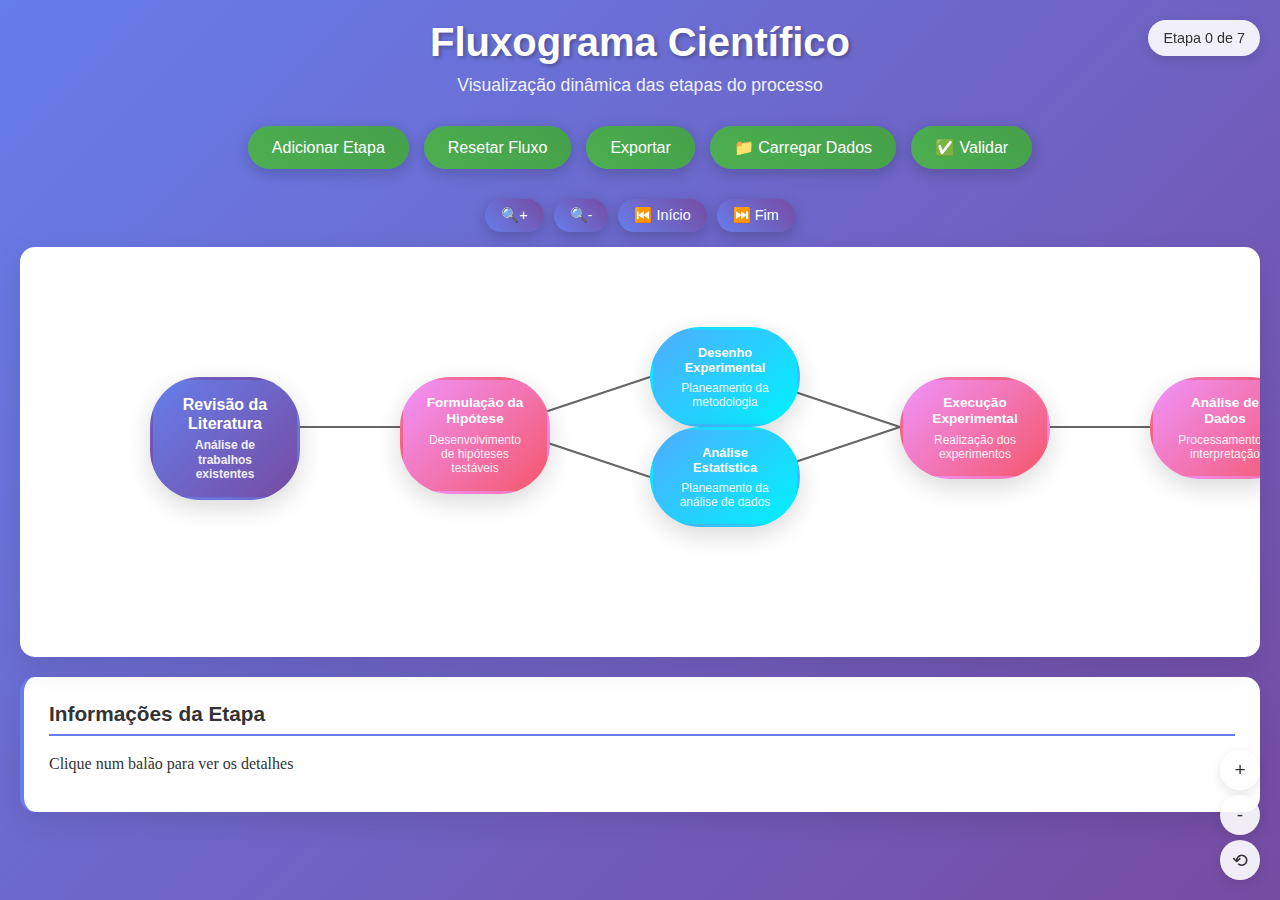
<file: index.html>
<!DOCTYPE html>
<html lang="pt">
<head>
    <meta charset="UTF-8">
    <meta name="viewport" content="width=device-width, initial-scale=1.0">
    <title>Fluxograma Científico - Artigo</title>
    <link rel="stylesheet" href="styles.css">
</head>
<body>
    <div class="container">
        <header>
            <h1 id="articleTitle">Fluxograma Científico</h1>
            <p id="articleAuthor">Visualização dinâmica das etapas do processo</p>
        </header>
        
        <div class="controls">
            <button id="addStep" class="btn">Adicionar Etapa</button>
            <button id="resetFlow" class="btn">Resetar Fluxo</button>
            <button id="exportFlow" class="btn">Exportar</button>
            <button id="loadData" class="btn">📁 Carregar Dados</button>
            <button id="validateData" class="btn">✅ Validar</button>
        </div>
        
        <div class="flowchart-nav">
            <button id="zoomIn" class="btn">🔍+</button>
            <button id="zoomOut" class="btn">🔍-</button>
            <button id="goToStart" class="btn">⏮️ Início</button>
            <button id="goToEnd" class="btn">⏭️ Fim</button>
        </div>
        
        <div class="flowchart-container">
            <div id="flowchart" class="flowchart">
                <!-- Os balões do fluxograma serão inseridos aqui dinamicamente -->
            </div>
        </div>
        
        <div class="info-panel">
            <h3>Informações da Etapa</h3>
            <div id="stepInfo" class="step-info">
                <p>Clique num balão para ver os detalhes</p>
            </div>
        </div>
    </div>
    
    <!-- Indicador de progresso -->
    <div class="progress-indicator" id="progressIndicator">
        Etapa 0 de 0
    </div>
    
    <!-- Controles de zoom flutuantes -->
    <div class="zoom-controls">
        <button class="zoom-btn" id="zoomInFloat">+</button>
        <button class="zoom-btn" id="zoomOutFloat">-</button>
        <button class="zoom-btn" id="resetZoom">⟲</button>
    </div>
    
    <!-- Modal para carregar dados -->
    <div id="dataModal" class="modal" style="display: none;">
        <div class="modal-content">
            <span class="close">&times;</span>
            <h2>Carregar Dados do Artigo</h2>
            <div class="modal-body">
                <p>Escolha uma opção para carregar os dados do seu artigo:</p>
                
                <div class="data-option">
                    <h3>1. Carregar arquivo JSON</h3>
                    <input type="file" id="jsonFile" accept=".json">
                    <button id="loadJsonBtn" class="btn">Carregar JSON</button>
                </div>
                
                <div class="data-option">
                    <h3>2. Inserir dados manualmente</h3>
                    <textarea id="manualData" placeholder="Cole aqui os dados JSON do seu artigo..."></textarea>
                    <button id="loadManualBtn" class="btn">Carregar Dados</button>
                </div>
                
                <div class="data-option">
                    <h3>3. Usar dados de exemplo</h3>
                    <button id="loadSampleBtn" class="btn">Carregar Exemplo</button>
                </div>
            </div>
        </div>
    </div>
    
    <script src="data-loader.js"></script>
    <script src="script.js"></script>
</body>
</html>
</file>
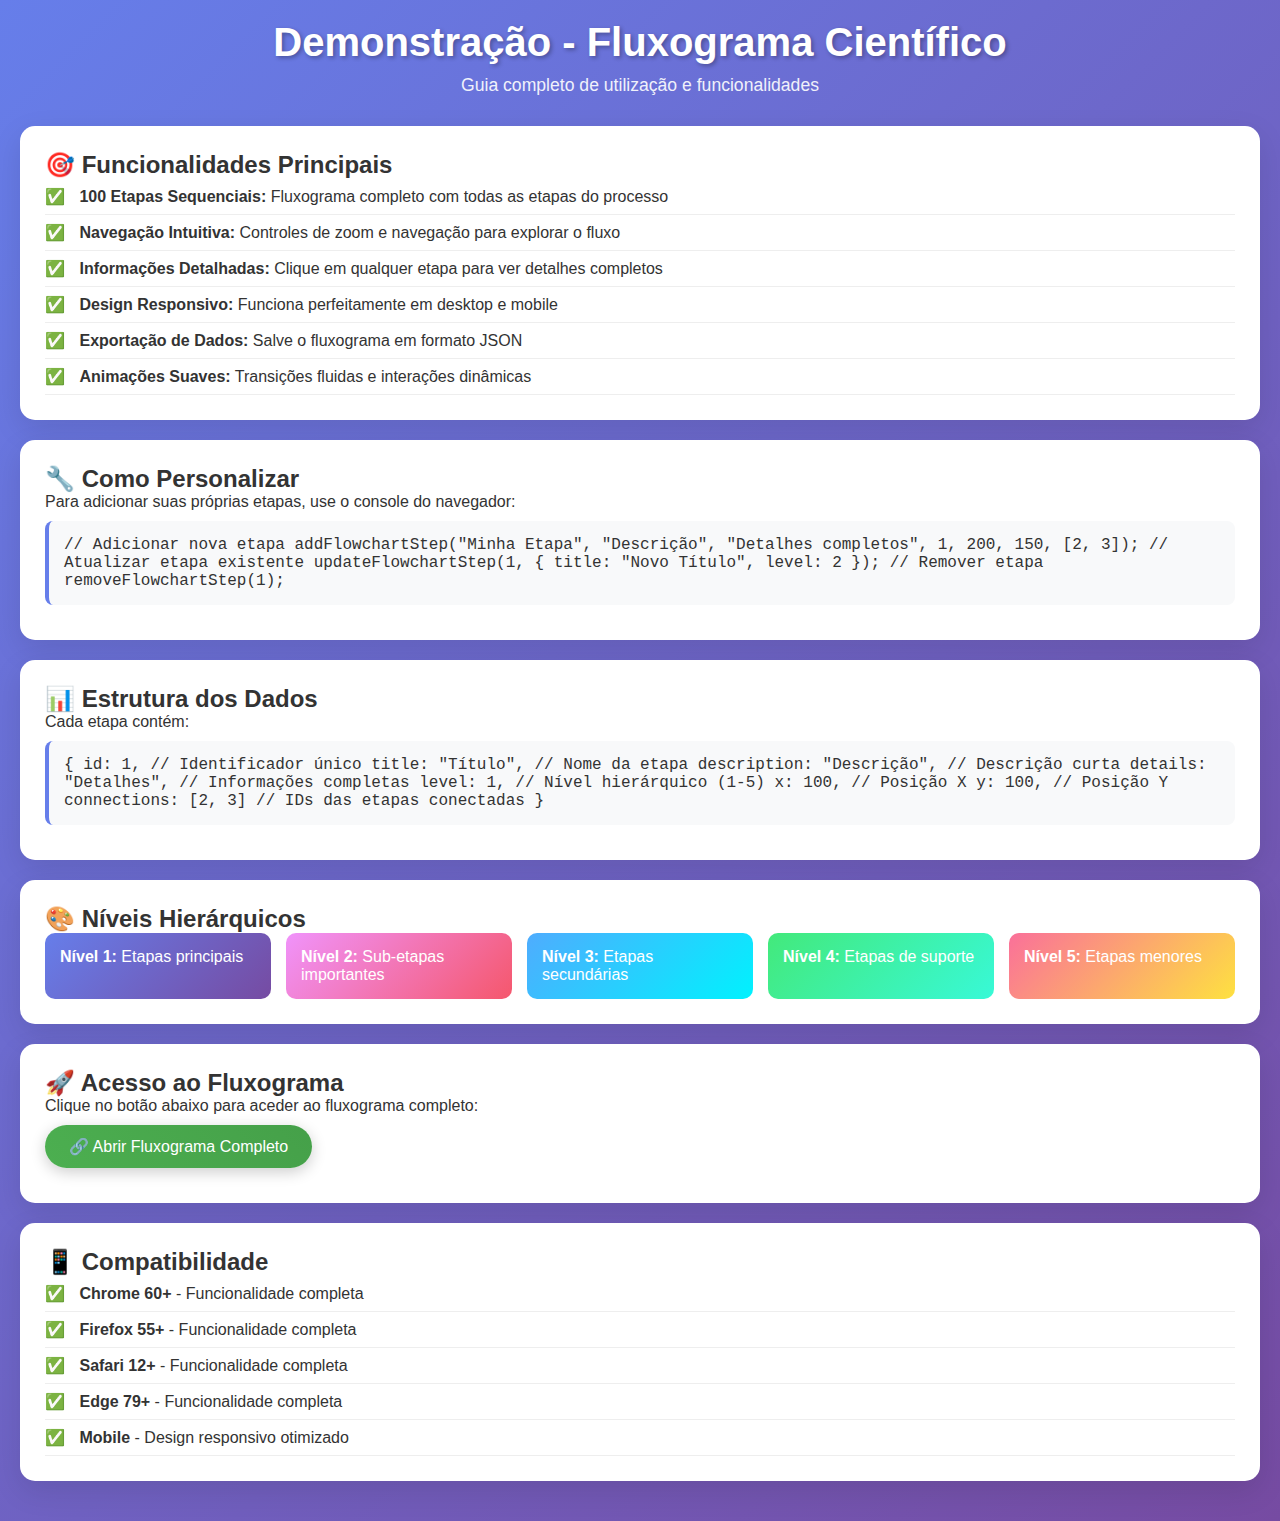
<file: demo.html>
<!DOCTYPE html>
<html lang="pt">
<head>
    <meta charset="UTF-8">
    <meta name="viewport" content="width=device-width, initial-scale=1.0">
    <title>Demonstração - Fluxograma Científico</title>
    <link rel="stylesheet" href="styles.css">
    <style>
        .demo-section {
            background: white;
            border-radius: 15px;
            padding: 25px;
            margin: 20px 0;
            box-shadow: 0 10px 30px rgba(0,0,0,0.1);
        }
        
        .demo-code {
            background: #f8f9fa;
            padding: 15px;
            border-radius: 8px;
            border-left: 4px solid #667eea;
            font-family: 'Courier New', monospace;
            margin: 10px 0;
            overflow-x: auto;
        }
        
        .feature-list {
            list-style: none;
            padding: 0;
        }
        
        .feature-list li {
            padding: 8px 0;
            border-bottom: 1px solid #eee;
        }
        
        .feature-list li:before {
            content: "✅ ";
            margin-right: 10px;
        }
    </style>
</head>
<body>
    <div class="container">
        <header>
            <h1>Demonstração - Fluxograma Científico</h1>
            <p>Guia completo de utilização e funcionalidades</p>
        </header>
        
        <div class="demo-section">
            <h2>🎯 Funcionalidades Principais</h2>
            <ul class="feature-list">
                <li><strong>100 Etapas Sequenciais:</strong> Fluxograma completo com todas as etapas do processo</li>
                <li><strong>Navegação Intuitiva:</strong> Controles de zoom e navegação para explorar o fluxo</li>
                <li><strong>Informações Detalhadas:</strong> Clique em qualquer etapa para ver detalhes completos</li>
                <li><strong>Design Responsivo:</strong> Funciona perfeitamente em desktop e mobile</li>
                <li><strong>Exportação de Dados:</strong> Salve o fluxograma em formato JSON</li>
                <li><strong>Animações Suaves:</strong> Transições fluidas e interações dinâmicas</li>
            </ul>
        </div>
        
        <div class="demo-section">
            <h2>🔧 Como Personalizar</h2>
            <p>Para adicionar suas próprias etapas, use o console do navegador:</p>
            
            <div class="demo-code">
// Adicionar nova etapa
addFlowchartStep("Minha Etapa", "Descrição", "Detalhes completos", 1, 200, 150, [2, 3]);

// Atualizar etapa existente
updateFlowchartStep(1, { title: "Novo Título", level: 2 });

// Remover etapa
removeFlowchartStep(1);
            </div>
        </div>
        
        <div class="demo-section">
            <h2>📊 Estrutura dos Dados</h2>
            <p>Cada etapa contém:</p>
            <div class="demo-code">
{
    id: 1,                    // Identificador único
    title: "Título",          // Nome da etapa
    description: "Descrição",  // Descrição curta
    details: "Detalhes",      // Informações completas
    level: 1,                 // Nível hierárquico (1-5)
    x: 100,                   // Posição X
    y: 100,                   // Posição Y
    connections: [2, 3]       // IDs das etapas conectadas
}
            </div>
        </div>
        
        <div class="demo-section">
            <h2>🎨 Níveis Hierárquicos</h2>
            <div style="display: grid; grid-template-columns: repeat(auto-fit, minmax(200px, 1fr)); gap: 15px;">
                <div style="background: linear-gradient(135deg, #667eea, #764ba2); color: white; padding: 15px; border-radius: 10px;">
                    <strong>Nível 1:</strong> Etapas principais
                </div>
                <div style="background: linear-gradient(135deg, #f093fb, #f5576c); color: white; padding: 15px; border-radius: 10px;">
                    <strong>Nível 2:</strong> Sub-etapas importantes
                </div>
                <div style="background: linear-gradient(135deg, #4facfe, #00f2fe); color: white; padding: 15px; border-radius: 10px;">
                    <strong>Nível 3:</strong> Etapas secundárias
                </div>
                <div style="background: linear-gradient(135deg, #43e97b, #38f9d7); color: white; padding: 15px; border-radius: 10px;">
                    <strong>Nível 4:</strong> Etapas de suporte
                </div>
                <div style="background: linear-gradient(135deg, #fa709a, #fee140); color: white; padding: 15px; border-radius: 10px;">
                    <strong>Nível 5:</strong> Etapas menores
                </div>
            </div>
        </div>
        
        <div class="demo-section">
            <h2>🚀 Acesso ao Fluxograma</h2>
            <p>Clique no botão abaixo para aceder ao fluxograma completo:</p>
            <a href="index.html" class="btn" style="display: inline-block; text-decoration: none; margin: 10px 0;">
                🔗 Abrir Fluxograma Completo
            </a>
        </div>
        
        <div class="demo-section">
            <h2>📱 Compatibilidade</h2>
            <ul class="feature-list">
                <li><strong>Chrome 60+</strong> - Funcionalidade completa</li>
                <li><strong>Firefox 55+</strong> - Funcionalidade completa</li>
                <li><strong>Safari 12+</strong> - Funcionalidade completa</li>
                <li><strong>Edge 79+</strong> - Funcionalidade completa</li>
                <li><strong>Mobile</strong> - Design responsivo otimizado</li>
            </ul>
        </div>
    </div>
</body>
</html>
</file>
<file: styles.css>
* {
    margin: 0;
    padding: 0;
    box-sizing: border-box;
}

body {
    font-family: 'Segoe UI', Tahoma, Geneva, Verdana, sans-serif;
    background: linear-gradient(135deg, #667eea 0%, #764ba2 100%);
    min-height: 100vh;
    color: #333;
}

.container {
    max-width: 100%;
    margin: 0 auto;
    padding: 20px;
}

header {
    text-align: center;
    margin-bottom: 30px;
    color: white;
}

header h1 {
    font-size: 2.5rem;
    margin-bottom: 10px;
    text-shadow: 2px 2px 4px rgba(0,0,0,0.3);
}

header p {
    font-size: 1.1rem;
    opacity: 0.9;
}

.controls {
    display: flex;
    justify-content: center;
    gap: 15px;
    margin-bottom: 30px;
    flex-wrap: wrap;
}

.btn {
    padding: 12px 24px;
    border: none;
    border-radius: 25px;
    background: linear-gradient(45deg, #4CAF50, #45a049);
    color: white;
    font-size: 1rem;
    cursor: pointer;
    transition: all 0.3s ease;
    box-shadow: 0 4px 15px rgba(0,0,0,0.2);
}

.btn:hover {
    transform: translateY(-2px);
    box-shadow: 0 6px 20px rgba(0,0,0,0.3);
}

.btn:active {
    transform: translateY(0);
}

.flowchart-container {
    background: white;
    border-radius: 15px;
    padding: 30px;
    margin-bottom: 20px;
    box-shadow: 0 10px 30px rgba(0,0,0,0.1);
    min-height: 400px;
    max-height: 80vh;
    position: relative;
    overflow: auto;
}

.flowchart {
    position: relative;
    min-height: 350px;
    min-width: 25000px; /* Ajustado para acomodar todas as etapas */
    padding: 20px;
}

.step-bubble {
    position: absolute;
    background: linear-gradient(135deg, #667eea, #764ba2);
    color: white;
    padding: 15px 20px;
    border-radius: 50px;
    min-width: 120px;
    max-width: 150px;
    text-align: center;
    cursor: pointer;
    transition: all 0.3s ease;
    box-shadow: 0 8px 25px rgba(0,0,0,0.15);
    border: 3px solid transparent;
    user-select: none;
    font-size: 0.85rem;
    line-height: 1.2;
    z-index: 5;
    touch-action: none;
}

.step-bubble:hover {
    transform: scale(1.05);
    box-shadow: 0 12px 35px rgba(0,0,0,0.25);
    border-color: #ffd700;
    z-index: 10;
}

.step-bubble.selected {
    border-color: #ffd700;
    box-shadow: 0 0 20px rgba(255, 215, 0, 0.5);
    z-index: 10;
}

.step-bubble.dragging {
    cursor: grabbing !important;
    transform: scale(1.1);
    box-shadow: 0 15px 40px rgba(0,0,0,0.3);
    z-index: 15;
    opacity: 0.9;
}

.step-bubble.level-1 {
    background: linear-gradient(135deg, #667eea, #764ba2);
    font-size: 1rem;
    font-weight: bold;
    min-width: 140px;
}

.step-bubble.level-2 {
    background: linear-gradient(135deg, #f093fb, #f5576c);
    font-size: 0.85rem;
}

.step-bubble.level-3 {
    background: linear-gradient(135deg, #4facfe, #00f2fe);
    font-size: 0.8rem;
}

.step-bubble.level-4 {
    background: linear-gradient(135deg, #43e97b, #38f9d7);
    font-size: 0.75rem;
}

.step-bubble.level-5 {
    background: linear-gradient(135deg, #fa709a, #fee140);
    font-size: 0.7rem;
}

.step-title {
    font-weight: bold;
    margin-bottom: 5px;
    word-wrap: break-word;
}

.step-description {
    font-size: 0.75rem;
    opacity: 0.9;
    word-wrap: break-word;
}

.connection-line {
    position: absolute;
    background: linear-gradient(90deg, #667eea, #764ba2);
    height: 2px;
    border-radius: 1px;
    z-index: 0;
}

.connection-arrow {
    position: absolute;
    width: 0;
    height: 0;
    border-left: 6px solid #667eea;
    border-top: 4px solid transparent;
    border-bottom: 4px solid transparent;
    z-index: 0;
}

.info-panel {
    background: white;
    border-radius: 15px;
    padding: 25px;
    box-shadow: 0 10px 30px rgba(0,0,0,0.1);
    max-height: 200px;
    overflow-y: auto;
    border-left: 4px solid #667eea;
}

.info-panel h3 {
    color: #333;
    margin-bottom: 15px;
    font-size: 1.3rem;
    border-bottom: 2px solid #667eea;
    padding-bottom: 8px;
}

.step-info {
    color: #333;
    line-height: 1.6;
    font-family: 'Georgia', serif;
}

.step-info h4 {
    color: #2c3e50;
    margin-bottom: 12px;
    font-size: 1.2rem;
    font-weight: bold;
    border-bottom: 1px solid #ecf0f1;
    padding-bottom: 5px;
}

.step-info p {
    margin-bottom: 10px;
    text-align: justify;
}

.step-info .details {
    background: #f8f9fa;
    padding: 15px;
    border-radius: 8px;
    margin-top: 10px;
    border-left: 3px solid #667eea;
    font-style: italic;
    color: #555;
}

/* Controles de navegação para o fluxograma */
.flowchart-nav {
    display: flex;
    justify-content: center;
    gap: 10px;
    margin-bottom: 15px;
}

.flowchart-nav button {
    padding: 8px 16px;
    border: none;
    border-radius: 20px;
    background: linear-gradient(45deg, #667eea, #764ba2);
    color: white;
    cursor: pointer;
    font-size: 0.9rem;
    transition: all 0.3s ease;
}

.flowchart-nav button:hover {
    transform: translateY(-1px);
    box-shadow: 0 4px 12px rgba(0,0,0,0.2);
}

/* Responsividade */
@media (max-width: 768px) {
    .container {
        padding: 15px;
    }
    
    header h1 {
        font-size: 2rem;
    }
    
    .controls {
        flex-direction: column;
        align-items: center;
    }
    
    .btn {
        width: 200px;
    }
    
    .flowchart-container {
        padding: 20px;
        max-height: 50vh;
    }
    
    .step-bubble {
        min-width: 100px;
        padding: 12px 15px;
        font-size: 0.75rem;
    }
    
    .step-bubble.level-1 {
        font-size: 0.85rem;
        min-width: 120px;
    }
}

/* Animações */
@keyframes fadeIn {
    from {
        opacity: 0;
        transform: translateY(20px);
    }
    to {
        opacity: 1;
        transform: translateY(0);
    }
}

.step-bubble {
    animation: fadeIn 0.5s ease-out;
}

/* Scroll personalizado */
.flowchart-container::-webkit-scrollbar {
    width: 8px;
    height: 8px;
}

.flowchart-container::-webkit-scrollbar-track {
    background: #f1f1f1;
    border-radius: 4px;
}

.flowchart-container::-webkit-scrollbar-thumb {
    background: #667eea;
    border-radius: 4px;
}

.flowchart-container::-webkit-scrollbar-thumb:hover {
    background: #5a6fd8;
}

/* Indicador de progresso */
.progress-indicator {
    position: fixed;
    top: 20px;
    right: 20px;
    background: rgba(255, 255, 255, 0.9);
    padding: 10px 15px;
    border-radius: 20px;
    font-size: 0.9rem;
    color: #333;
    box-shadow: 0 4px 12px rgba(0,0,0,0.1);
    z-index: 1000;
}

/* Zoom controls */
.zoom-controls {
    position: fixed;
    bottom: 20px;
    right: 20px;
    display: flex;
    flex-direction: column;
    gap: 5px;
    z-index: 1000;
}

.zoom-btn {
    width: 40px;
    height: 40px;
    border: none;
    border-radius: 50%;
    background: rgba(255, 255, 255, 0.9);
    color: #333;
    font-size: 1.2rem;
    cursor: pointer;
    box-shadow: 0 4px 12px rgba(0,0,0,0.1);
    transition: all 0.3s ease;
}

.zoom-btn:hover {
    background: rgba(255, 255, 255, 1);
    transform: scale(1.1);
} 

/* Modal styles */
.modal {
    display: none;
    position: fixed;
    z-index: 10000;
    left: 0;
    top: 0;
    width: 100%;
    height: 100%;
    background-color: rgba(0,0,0,0.5);
}

.modal-content {
    background-color: white;
    margin: 5% auto;
    padding: 30px;
    border-radius: 15px;
    width: 80%;
    max-width: 600px;
    box-shadow: 0 10px 30px rgba(0,0,0,0.3);
    position: relative;
}

.close {
    color: #aaa;
    float: right;
    font-size: 28px;
    font-weight: bold;
    cursor: pointer;
    position: absolute;
    right: 20px;
    top: 15px;
}

.close:hover,
.close:focus {
    color: #667eea;
    text-decoration: none;
}

.modal-body {
    margin-top: 20px;
}

.data-option {
    margin: 20px 0;
    padding: 20px;
    border: 2px solid #f0f0f0;
    border-radius: 10px;
    background: #fafafa;
}

.data-option h3 {
    margin-bottom: 15px;
    color: #333;
}

.data-option input[type="file"] {
    margin: 10px 0;
    padding: 10px;
    border: 2px dashed #667eea;
    border-radius: 8px;
    width: 100%;
    background: white;
}

.data-option textarea {
    width: 100%;
    height: 150px;
    padding: 15px;
    border: 2px solid #e0e0e0;
    border-radius: 8px;
    font-family: 'Courier New', monospace;
    font-size: 0.9rem;
    resize: vertical;
}

.data-option textarea:focus {
    border-color: #667eea;
    outline: none;
}

/* Status indicators */
.status-success {
    color: #4CAF50;
    font-weight: bold;
}

.status-error {
    color: #f44336;
    font-weight: bold;
}

.status-info {
    color: #2196F3;
    font-weight: bold;
}

/* Validation results */
.validation-results {
    margin-top: 15px;
    padding: 15px;
    border-radius: 8px;
    font-size: 0.9rem;
}

.validation-success {
    background: #e8f5e8;
    border-left: 4px solid #4CAF50;
}

.validation-error {
    background: #ffebee;
    border-left: 4px solid #f44336;
}

.validation-warning {
    background: #fff3e0;
    border-left: 4px solid #ff9800;
}

/* Responsive modal */
@media (max-width: 768px) {
    .modal-content {
        width: 95%;
        margin: 10% auto;
        padding: 20px;
    }
    
    .data-option {
        padding: 15px;
    }
    
    .data-option textarea {
        height: 120px;
    }
}

/* Estilos para drag and drop */
.step-bubble {
    cursor: grab;
}

.step-bubble:active {
    cursor: grabbing;
}

.step-bubble.dragging {
    opacity: 0.5;
    transform: scale(1.05);
    z-index: 1000;
}

.step-bubble:hover {
    transform: scale(1.02);
    box-shadow: 0 12px 35px rgba(0,0,0,0.2);
}
</file>
